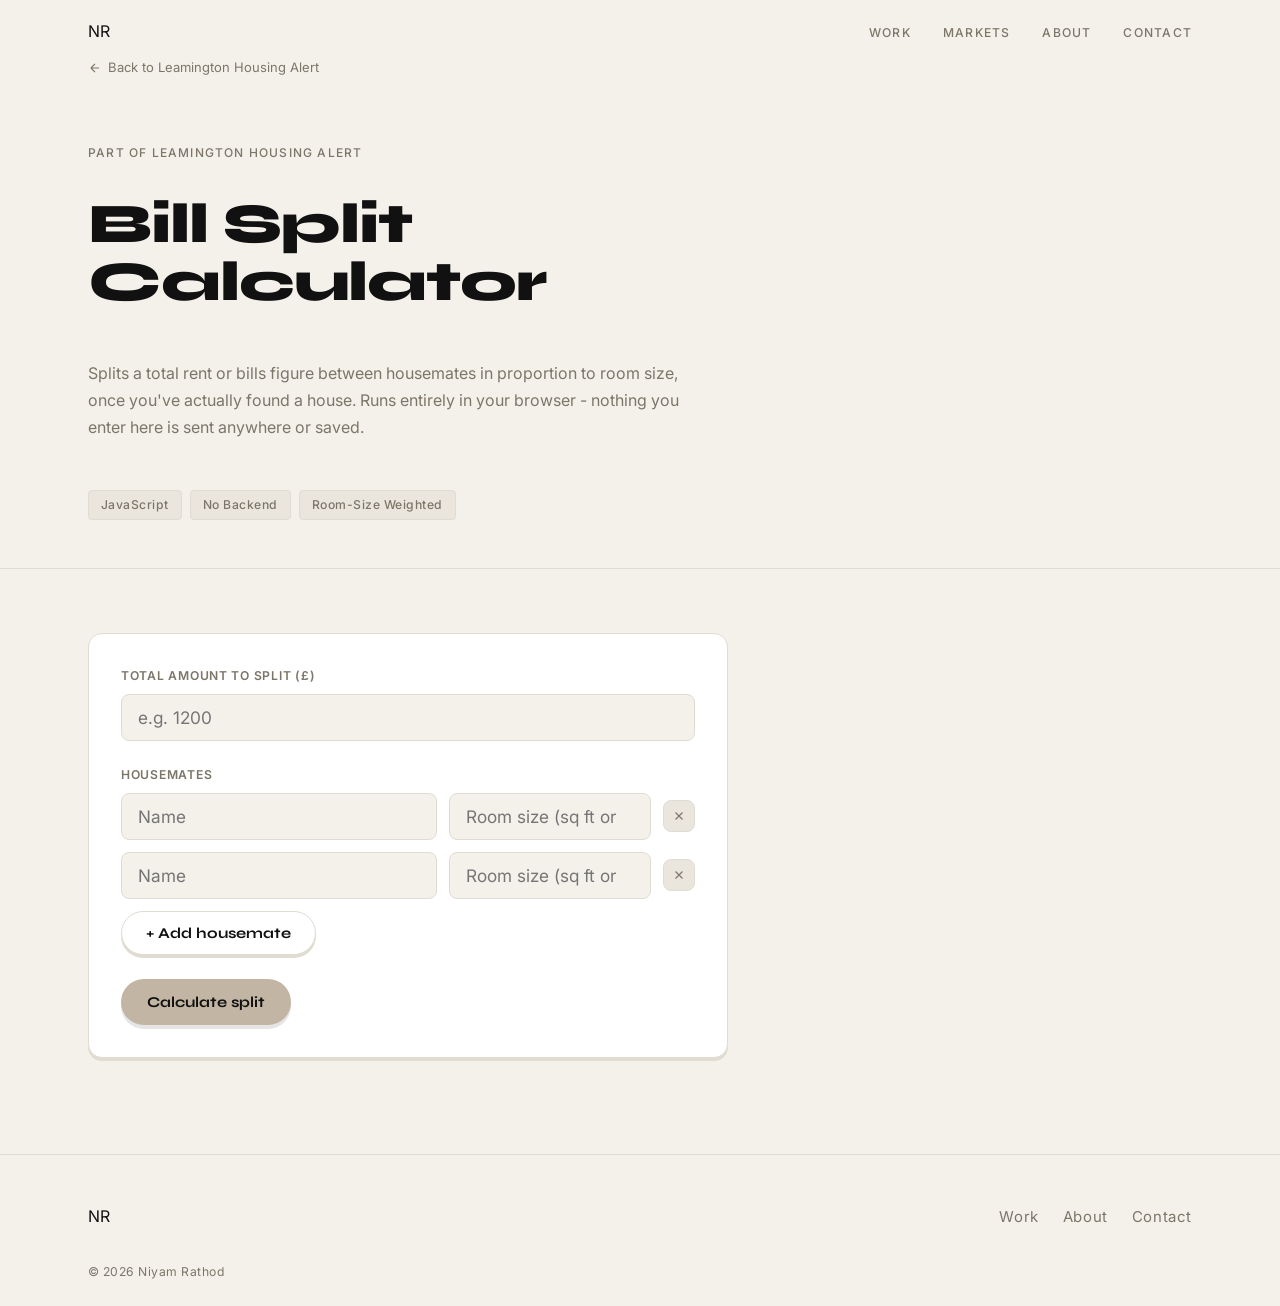
<file: leamington-billsplit.html>
<!DOCTYPE html>
<html lang="en">
<head>
  <meta charset="UTF-8" />
  <meta name="viewport" content="width=device-width, initial-scale=1.0" />
  <meta name="description" content="Bill Split Calculator: splits rent or bills between housemates in proportion to room size. Runs entirely in the browser. By Niyam Rathod." />
  <title>Bill Split Calculator | Niyam Rathod</title>
  <link rel="icon" type="image/svg+xml" href="favicon.svg" />

  <link rel="preconnect" href="https://fonts.googleapis.com" />
  <link rel="preconnect" href="https://fonts.gstatic.com" crossorigin />
  <link href="https://fonts.googleapis.com/css2?family=Syne:wght@700;800&family=Inter:wght@400;500&display=swap" rel="stylesheet" />
  <link rel="stylesheet" href="css/style.css" />

  <style>
    /* ── Project-hero shell (matches the other project pages) ── */
    .project-hero {
      padding: calc(var(--sp-32) * 0.35) 0 var(--sp-12);
      border-bottom: 1px solid var(--color-border);
    }
    .project-hero__back {
      display: inline-flex; align-items: center; gap: 6px;
      font-size: 0.8125rem; font-family: var(--font-body);
      color: var(--color-muted); text-decoration: none;
      margin-bottom: var(--sp-16); transition: color var(--dur-fast);
    }
    .project-hero__back:hover { color: var(--color-text); }
    .project-hero__back svg { transition: transform var(--dur-fast); }
    .project-hero__back:hover svg { transform: translateX(-3px); }
    .project-hero__label {
      font-size: 0.75rem; font-family: var(--font-body); font-weight: 500;
      letter-spacing: 0.1em; text-transform: uppercase;
      color: var(--color-muted); margin-bottom: var(--sp-8);
    }
    .project-hero__title {
      font-family: var(--font-display); font-size: clamp(2rem, 5vw, 3.5rem);
      font-weight: 800; line-height: 1.05; letter-spacing: -0.02em;
      color: var(--color-text); margin-bottom: var(--sp-12);
    }
    .project-hero__desc {
      font-size: 1rem; color: var(--color-muted); max-width: 60ch;
      line-height: 1.7; margin-bottom: var(--sp-12);
    }
    .project-hero__tags {
      display: flex; flex-wrap: wrap; gap: 8px;
      list-style: none; padding: 0; margin: 0;
    }

    /* ── Calculator ───────────────────────────────────────── */
    .calc-section { padding: var(--sp-16) 0 var(--sp-24); }
    .calc-card {
      background: var(--color-surface);
      border: 1px solid var(--color-border);
      border-radius: 14px;
      box-shadow: 0 3px 0 var(--color-border);
      padding: var(--sp-8);
      max-width: 640px;
    }
    .calc-field { margin-bottom: var(--sp-6); }
    .calc-field label {
      display: block;
      font-size: var(--text-xs);
      font-weight: 600;
      letter-spacing: 0.06em;
      text-transform: uppercase;
      color: var(--color-muted);
      margin-bottom: var(--sp-2);
    }
    .calc-field input {
      width: 100%;
      font-family: var(--font-body);
      font-size: var(--text-base);
      color: var(--color-text);
      background: var(--color-bg);
      border: 1px solid var(--color-border);
      border-radius: 8px;
      padding: var(--sp-3) var(--sp-4);
    }
    .calc-field input:focus {
      outline: none;
      border-color: var(--color-accent);
      box-shadow: 0 0 0 3px rgba(198, 255, 0, 0.35);
    }

    .housemate-row {
      display: flex;
      gap: var(--sp-3);
      align-items: center;
      margin-bottom: var(--sp-3);
    }
    .housemate-row input[name="name"] { flex: 1 1 55%; }
    .housemate-row input[name="size"] { flex: 1 1 35%; }
    .housemate-row__remove {
      flex: 0 0 auto;
      width: 32px; height: 32px;
      display: inline-flex; align-items: center; justify-content: center;
      background: var(--color-faint);
      border: 1px solid var(--color-border);
      border-radius: 8px;
      color: var(--color-muted);
      cursor: pointer;
      transition: color var(--dur-fast), border-color var(--dur-fast);
    }
    .housemate-row__remove:hover { color: var(--color-text); border-color: var(--color-text); }

    .calc-actions {
      display: flex;
      flex-wrap: wrap;
      gap: var(--sp-3);
      margin-top: var(--sp-6);
    }
    .btn-secondary {
      font-family: var(--font-display);
      font-size: var(--text-sm);
      font-weight: 700;
      color: var(--color-text);
      background: var(--color-surface);
      border: 1px solid var(--color-border);
      border-radius: 100px;
      padding: var(--sp-3) var(--sp-6);
      cursor: pointer;
      box-shadow: 0 3px 0 var(--color-border);
      transition: transform 0.14s ease, box-shadow 0.14s ease, border-color var(--dur-fast);
    }
    .btn-secondary:hover { transform: translateY(3px); box-shadow: none; border-color: rgba(17,17,17,0.3); }
    .btn-primary {
      font-family: var(--font-display);
      font-size: var(--text-sm);
      font-weight: 700;
      color: var(--color-text);
      background: #C2B5A3;
      border: 2px solid #C2B5A3;
      border-radius: 100px;
      padding: var(--sp-3) var(--sp-6);
      cursor: pointer;
      box-shadow: 0 4px 0 rgba(0,0,0,0.1);
      transition: transform 0.14s ease, box-shadow 0.14s ease, background var(--dur-fast), border-color var(--dur-fast);
    }
    .btn-primary:hover { transform: translateY(3px); box-shadow: none; background: #B5A898; border-color: #B5A898; }

    .calc-error {
      font-size: var(--text-sm);
      color: #B3261E;
      margin-top: var(--sp-4);
    }

    .results {
      margin-top: var(--sp-12);
      padding-top: var(--sp-8);
      border-top: 1px solid var(--color-border);
    }
    .results__row {
      display: flex;
      justify-content: space-between;
      font-size: var(--text-base);
      padding: var(--sp-2) 0;
    }
    .results__row--total {
      margin-top: var(--sp-3);
      padding-top: var(--sp-3);
      border-top: 1px solid var(--color-border);
      font-family: var(--font-display);
      font-weight: 700;
    }
    .results__name { color: var(--color-text); }
    .results__amount { color: var(--color-text); font-variant-numeric: tabular-nums; }
  </style>
</head>
<body>

  <nav class="nav" role="navigation" aria-label="Main navigation">
    <div class="nav__inner container">
      <a href="index.html" class="nav__logo">NR</a>
      <ul class="nav__links" role="list">
        <li><a href="index.html#work"    class="nav__link">Work</a></li>
        <li><a href="index.html#views"   class="nav__link">Markets</a></li>
        <li><a href="index.html#about"   class="nav__link">About</a></li>
        <li><a href="index.html#contact" class="nav__link">Contact</a></li>
      </ul>
    </div>
  </nav>

  <main>

    <!-- ── Page hero ──────────────────────────────────────── -->
    <section class="project-hero">
      <div class="container">
        <a href="leamington-housing-alert.html" class="project-hero__back">
          <svg width="14" height="14" viewBox="0 0 24 24" fill="none"
               stroke="currentColor" stroke-width="2" aria-hidden="true">
            <path d="M19 12H5M5 12l7 7M5 12l7-7"/>
          </svg>
          Back to Leamington Housing Alert
        </a>
        <p class="project-hero__label">Part of Leamington Housing Alert</p>
        <h1 class="project-hero__title">Bill Split<br>Calculator</h1>
        <p class="project-hero__desc">
          Splits a total rent or bills figure between housemates in proportion to room size, once
          you've actually found a house. Runs entirely in your browser - nothing you enter here is
          sent anywhere or saved.
        </p>
        <ul class="project-hero__tags" role="list">
          <li class="tag">JavaScript</li>
          <li class="tag">No Backend</li>
          <li class="tag">Room-Size Weighted</li>
        </ul>
      </div>
    </section>

    <!-- ── Calculator ─────────────────────────────────────── -->
    <section class="calc-section">
      <div class="container">
        <div class="calc-card">

          <div class="calc-field">
            <label for="total-amount">Total amount to split (£)</label>
            <input type="number" id="total-amount" min="0.01" step="0.01" placeholder="e.g. 1200" />
          </div>

          <div class="calc-field">
            <label>Housemates</label>
            <div id="housemate-rows"></div>
            <button type="button" class="btn-secondary" id="add-row">+ Add housemate</button>
          </div>

          <div class="calc-actions">
            <button type="button" class="btn-primary" id="calculate">Calculate split</button>
          </div>

          <p class="calc-error" id="calc-error" hidden></p>

          <div class="results" id="results" hidden></div>
        </div>
      </div>
    </section>

  </main>

  <footer class="footer" role="contentinfo">
    <div class="container">
      <div class="footer__top">
        <span class="footer__logo">NR</span>
        <nav aria-label="Footer navigation">
          <ul class="footer__links" role="list">
            <li><a href="index.html#work">Work</a></li>
            <li><a href="index.html#about">About</a></li>
            <li><a href="index.html#contact">Contact</a></li>
          </ul>
        </nav>
      </div>
      <p class="footer__copy">&copy; 2026 Niyam Rathod</p>
    </div>
  </footer>

  <!-- Cloudflare Web Analytics --><script type='module' src='https://static.cloudflareinsights.com/beacon.min.js' data-cf-beacon='{"token": "3ab50156fbf24407a68e6e4bcb0653e7"}'></script><!-- End Cloudflare Web Analytics -->

  <script src="js/main.js"></script>
  <script>
    // Bill-split calculator logic. Deliberately mirrors billsplit.py's
    // maths so the browser tool and the terminal script always agree:
    // every share is rounded to the nearest penny except the last
    // person's, who absorbs whatever rounding remainder is left over
    // so the shares always add back up to exactly the total entered.

    const rowsContainer = document.getElementById('housemate-rows');
    const removeIconSvg = `
      <svg width="14" height="14" viewBox="0 0 24 24" fill="none" stroke="currentColor" stroke-width="2" aria-hidden="true">
        <path d="M18 6L6 18M6 6l12 12"/>
      </svg>`;

    function addHousemateRow(name = '', size = '') {
      const row = document.createElement('div');
      row.className = 'housemate-row';
      row.innerHTML = `
        <input type="text" name="name" placeholder="Name" value="${name}" />
        <input type="number" name="size" placeholder="Room size (sq ft or ranking)" min="0.01" step="0.01" value="${size}" />
        <button type="button" class="housemate-row__remove" aria-label="Remove housemate">${removeIconSvg}</button>
      `;
      row.querySelector('.housemate-row__remove').addEventListener('click', () => {
        row.remove();
      });
      rowsContainer.appendChild(row);
    }

    // Start with two empty rows - the minimum needed for a split.
    addHousemateRow();
    addHousemateRow();

    document.getElementById('add-row').addEventListener('click', () => addHousemateRow());

    function showError(message) {
      const errorEl = document.getElementById('calc-error');
      errorEl.textContent = message;
      errorEl.hidden = false;
      document.getElementById('results').hidden = true;
    }

    function splitByRoomSize(total, housemates) {
      const totalRoomSize = housemates.reduce((sum, h) => sum + h.size, 0);
      const shares = [];
      let runningTotal = 0;

      for (let i = 0; i < housemates.length - 1; i++) {
        const share = Math.round((total * housemates[i].size / totalRoomSize) * 100) / 100;
        shares.push({ name: housemates[i].name, share });
        runningTotal += share;
      }

      const last = housemates[housemates.length - 1];
      shares.push({ name: last.name, share: Math.round((total - runningTotal) * 100) / 100 });

      return shares;
    }

    document.getElementById('calculate').addEventListener('click', () => {
      const errorEl = document.getElementById('calc-error');
      errorEl.hidden = true;

      const total = parseFloat(document.getElementById('total-amount').value);
      if (!total || total <= 0) {
        showError('Enter a total amount greater than 0.');
        return;
      }

      const housemates = [];
      for (const row of rowsContainer.querySelectorAll('.housemate-row')) {
        const name = row.querySelector('[name="name"]').value.trim();
        const size = parseFloat(row.querySelector('[name="size"]').value);
        if (!name || !size || size <= 0) continue; // skip incomplete rows
        housemates.push({ name, size });
      }

      if (housemates.length < 2) {
        showError('Enter at least 2 housemates with a name and room size.');
        return;
      }

      const shares = splitByRoomSize(total, housemates);
      const resultsEl = document.getElementById('results');
      const sum = shares.reduce((s, entry) => s + entry.share, 0);

      resultsEl.innerHTML =
        shares.map(entry => `
          <div class="results__row">
            <span class="results__name">${entry.name}</span>
            <span class="results__amount">£${entry.share.toFixed(2)}</span>
          </div>
        `).join('') +
        `<div class="results__row results__row--total">
          <span>Total</span>
          <span>£${sum.toFixed(2)}</span>
        </div>`;
      resultsEl.hidden = false;
    });
  </script>
</body>
</html>
</file>
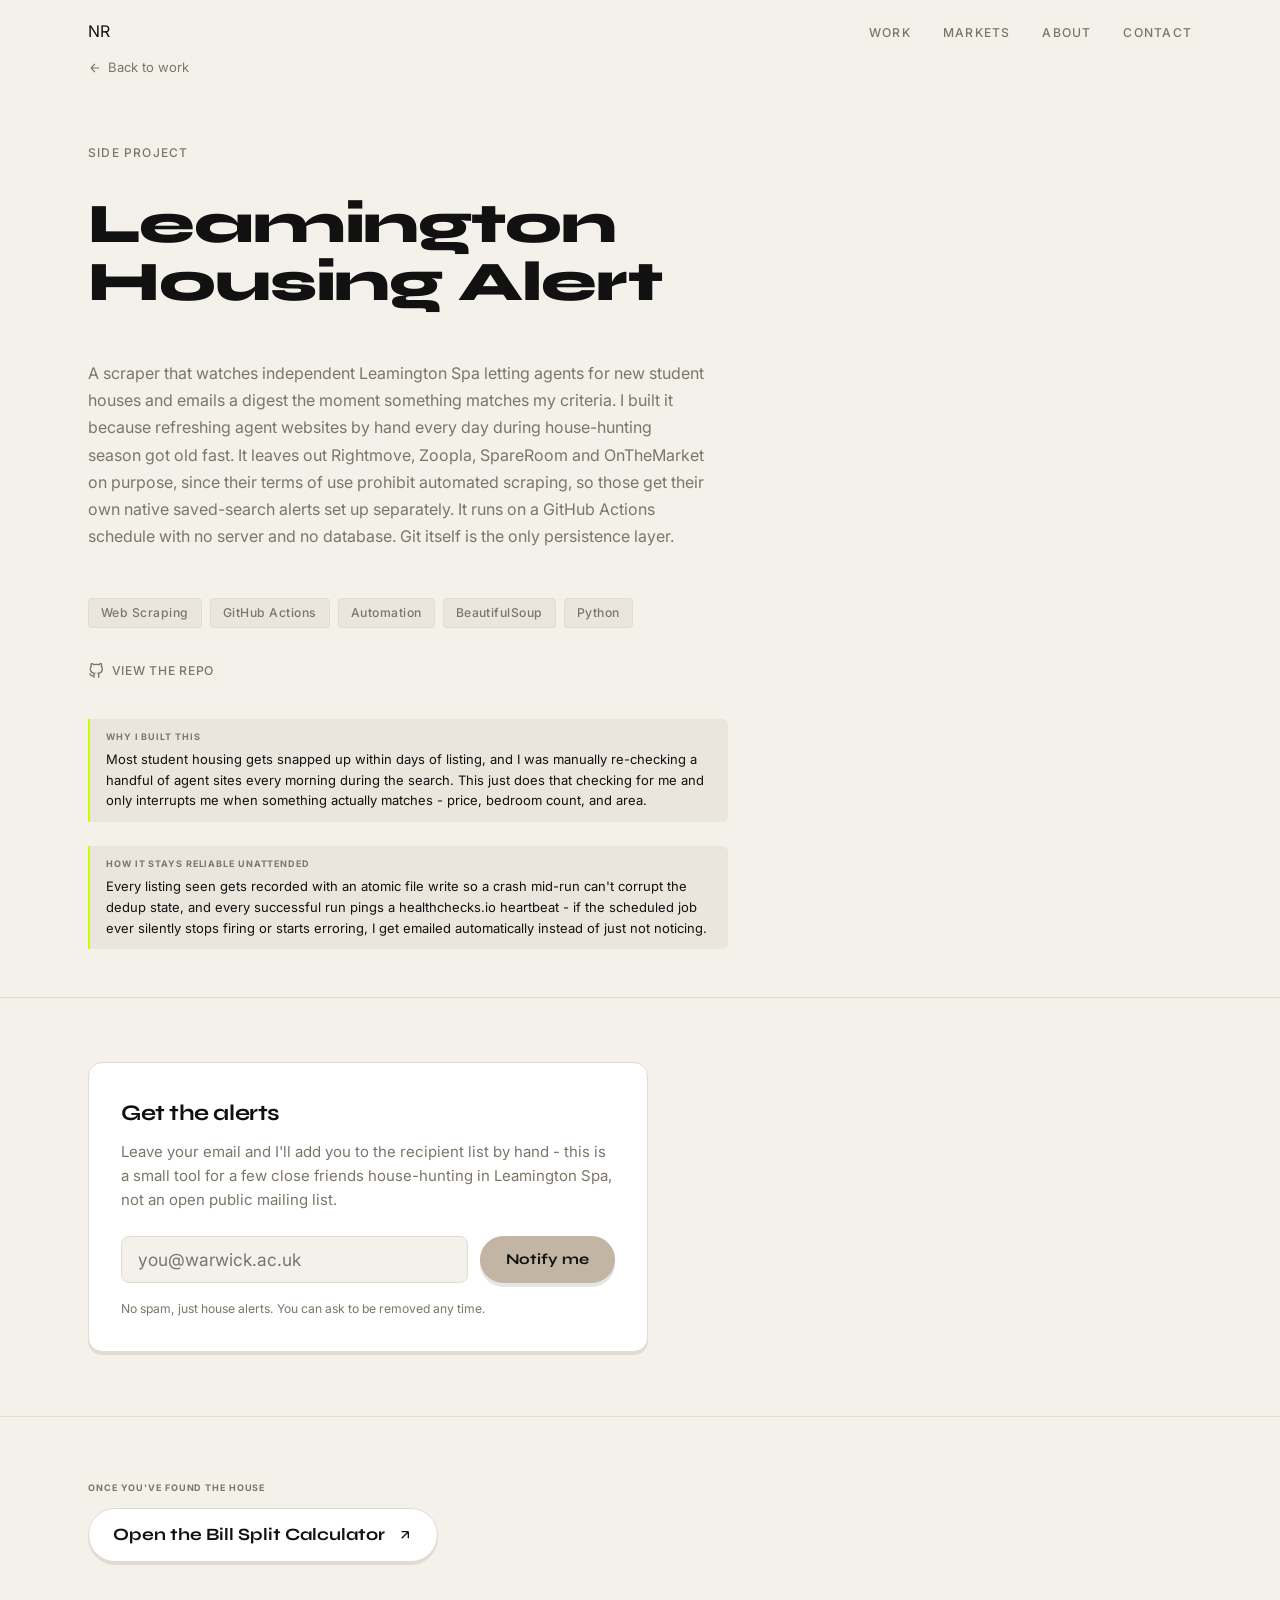
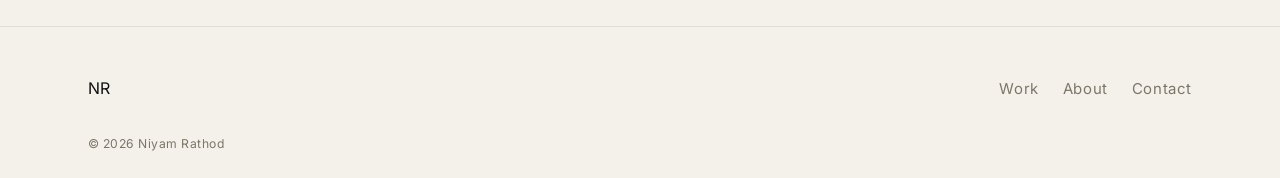
<file: leamington-housing-alert.html>
<!DOCTYPE html>
<html lang="en">
<head>
  <meta charset="UTF-8" />
  <meta name="viewport" content="width=device-width, initial-scale=1.0" />
  <meta name="description" content="Leamington Housing Alert: a scraper that watches independent Leamington Spa letting agents for new student houses and emails a digest the moment something matches. By Niyam Rathod." />
  <title>Leamington Housing Alert | Niyam Rathod</title>
  <link rel="icon" type="image/svg+xml" href="favicon.svg" />

  <link rel="preconnect" href="https://fonts.googleapis.com" />
  <link rel="preconnect" href="https://fonts.gstatic.com" crossorigin />
  <link href="https://fonts.googleapis.com/css2?family=Syne:wght@700;800&family=Inter:wght@400;500&display=swap" rel="stylesheet" />
  <link rel="stylesheet" href="css/style.css" />

  <style>
    /* ── Project-hero shell (matches the other project pages) ── */
    .project-hero {
      padding: calc(var(--sp-32) * 0.35) 0 var(--sp-12);
      border-bottom: 1px solid var(--color-border);
    }
    .project-hero__back {
      display: inline-flex; align-items: center; gap: 6px;
      font-size: 0.8125rem; font-family: var(--font-body);
      color: var(--color-muted); text-decoration: none;
      margin-bottom: var(--sp-16); transition: color var(--dur-fast);
    }
    .project-hero__back:hover { color: var(--color-text); }
    .project-hero__back svg { transition: transform var(--dur-fast); }
    .project-hero__back:hover svg { transform: translateX(-3px); }
    .project-hero__label {
      font-size: 0.75rem; font-family: var(--font-body); font-weight: 500;
      letter-spacing: 0.1em; text-transform: uppercase;
      color: var(--color-muted); margin-bottom: var(--sp-8);
    }
    .project-hero__title {
      font-family: var(--font-display); font-size: clamp(2rem, 5vw, 3.5rem);
      font-weight: 800; line-height: 1.05; letter-spacing: -0.02em;
      color: var(--color-text); margin-bottom: var(--sp-12);
    }
    .project-hero__desc {
      font-size: 1rem; color: var(--color-muted); max-width: 62ch;
      line-height: 1.7; margin-bottom: var(--sp-12);
    }
    .project-hero__tags {
      display: flex; flex-wrap: wrap; gap: 8px;
      list-style: none; padding: 0; margin: 0 0 var(--sp-8);
    }

    /* ── Signup + billsplit sections ─────────────────────── */
    .alert-section {
      padding: var(--sp-16) 0;
      border-bottom: 1px solid var(--color-border);
    }
    .alert-card {
      background: var(--color-surface);
      border: 1px solid var(--color-border);
      border-radius: 14px;
      box-shadow: 0 3px 0 var(--color-border);
      padding: var(--sp-8) var(--sp-8) var(--sp-8);
      max-width: 560px;
    }
    .alert-card__title {
      font-family: var(--font-display);
      font-size: var(--text-lg);
      font-weight: 700;
      letter-spacing: -0.02em;
      margin-bottom: var(--sp-2);
    }
    .alert-card__desc {
      font-size: var(--text-sm);
      color: var(--color-muted);
      line-height: 1.6;
      margin-bottom: var(--sp-6);
    }
    .alert-form {
      display: flex;
      flex-wrap: wrap;
      gap: var(--sp-3);
    }
    .alert-form input[type="email"] {
      flex: 1 1 240px;
      font-family: var(--font-body);
      font-size: var(--text-base);
      color: var(--color-text);
      background: var(--color-bg);
      border: 1px solid var(--color-border);
      border-radius: 8px;
      padding: var(--sp-3) var(--sp-4);
    }
    .alert-form input[type="email"]:focus {
      outline: none;
      border-color: var(--color-accent);
      box-shadow: 0 0 0 3px rgba(198, 255, 0, 0.35);
    }
    .alert-form__submit {
      font-family: var(--font-display);
      font-size: var(--text-sm);
      font-weight: 700;
      color: var(--color-text);
      background: #C2B5A3;
      border: 2px solid #C2B5A3;
      border-radius: 100px;
      padding: var(--sp-3) var(--sp-6);
      cursor: pointer;
      box-shadow: 0 4px 0 rgba(0,0,0,0.1);
      transition: transform 0.14s ease, box-shadow 0.14s ease, background var(--dur-fast), border-color var(--dur-fast);
    }
    .alert-form__submit:hover {
      transform: translateY(3px);
      box-shadow: none;
      background: #B5A898;
      border-color: #B5A898;
    }
    .alert-card__note {
      font-size: var(--text-xs);
      color: var(--color-muted);
      margin-top: var(--sp-4);
    }

    .billsplit-cta {
      display: inline-flex;
      align-items: center;
      gap: var(--sp-3);
      font-family: var(--font-display);
      font-size: var(--text-base);
      font-weight: 700;
      color: var(--color-text);
      background: var(--color-surface);
      border: 1px solid var(--color-border);
      border-radius: 100px;
      padding: var(--sp-3) var(--sp-6);
      box-shadow: 0 3px 0 var(--color-border);
      transition: transform 0.14s ease, box-shadow 0.14s ease, border-color var(--dur-fast);
    }
    .billsplit-cta:hover {
      transform: translateY(3px);
      box-shadow: none;
      border-color: rgba(17,17,17,0.3);
    }
    .billsplit-cta svg { flex-shrink: 0; transition: transform var(--dur-fast) var(--ease-expo); }
    .billsplit-cta:hover svg { transform: translate(3px, -3px); }
  </style>
</head>
<body>

  <nav class="nav" role="navigation" aria-label="Main navigation">
    <div class="nav__inner container">
      <a href="index.html" class="nav__logo">NR</a>
      <ul class="nav__links" role="list">
        <li><a href="index.html#work"    class="nav__link">Work</a></li>
        <li><a href="index.html#views"   class="nav__link">Markets</a></li>
        <li><a href="index.html#about"   class="nav__link">About</a></li>
        <li><a href="index.html#contact" class="nav__link">Contact</a></li>
      </ul>
    </div>
  </nav>

  <main>

    <!-- ── Page hero ──────────────────────────────────────── -->
    <section class="project-hero">
      <div class="container">
        <a href="index.html#work" class="project-hero__back">
          <svg width="14" height="14" viewBox="0 0 24 24" fill="none"
               stroke="currentColor" stroke-width="2" aria-hidden="true">
            <path d="M19 12H5M5 12l7 7M5 12l7-7"/>
          </svg>
          Back to work
        </a>
        <p class="project-hero__label">Side Project</p>
        <h1 class="project-hero__title">Leamington<br>Housing Alert</h1>
        <p class="project-hero__desc">
          A scraper that watches independent Leamington Spa letting agents for new student houses
          and emails a digest the moment something matches my criteria. I built it because refreshing
          agent websites by hand every day during house-hunting season got old fast. It leaves out
          Rightmove, Zoopla, SpareRoom and OnTheMarket on purpose, since their terms of use prohibit
          automated scraping, so those get their own native saved-search alerts set up separately.
          It runs on a GitHub Actions schedule with no server and no database. Git itself is the
          only persistence layer.
        </p>
        <ul class="project-hero__tags" role="list">
          <li class="tag">Web Scraping</li>
          <li class="tag">GitHub Actions</li>
          <li class="tag">Automation</li>
          <li class="tag">BeautifulSoup</li>
          <li class="tag">Python</li>
        </ul>
        <a href="https://github.com/niyamrathod/leamington-housing-alert" class="project-card__link"
           target="_blank" rel="noopener" style="display:inline-flex;">
          <svg width="16" height="16" viewBox="0 0 24 24" fill="none" stroke="currentColor" stroke-width="2" aria-hidden="true">
            <path d="M9 19c-5 1.5-5-2.5-7-3m14 6v-3.87a3.37 3.37 0 0 0-.94-2.61c3.14-.35 6.44-1.54 6.44-7A5.44 5.44 0 0 0 20 4.77 5.07 5.07 0 0 0 19.91 1S18.73.65 16 2.48a13.38 13.38 0 0 0-7 0C6.27.65 5.09 1 5.09 1A5.07 5.07 0 0 0 5 4.77a5.44 5.44 0 0 0-1.5 3.78c0 5.42 3.3 6.61 6.44 7A3.37 3.37 0 0 0 9 18.13V22"/>
          </svg>
          <span>&nbsp;View the repo</span>
        </a>

        <div class="project-insight" style="max-width:640px;margin-top:var(--sp-8);">
          <span class="project-insight__label">Why I built this</span>
          <p class="project-insight__text">Most student housing gets snapped up within days of listing, and I was manually re-checking a handful of agent sites every morning during the search. This just does that checking for me and only interrupts me when something actually matches - price, bedroom count, and area.</p>
        </div>
        <div class="project-insight" style="max-width:640px;margin-top:var(--sp-6);">
          <span class="project-insight__label">How it stays reliable unattended</span>
          <p class="project-insight__text">Every listing seen gets recorded with an atomic file write so a crash mid-run can't corrupt the dedup state, and every successful run pings a healthchecks.io heartbeat - if the scheduled job ever silently stops firing or starts erroring, I get emailed automatically instead of just not noticing.</p>
        </div>
      </div>
    </section>

    <!-- ── Get alerts ─────────────────────────────────────── -->
    <section class="alert-section">
      <div class="container">
        <div class="alert-card">
          <p class="alert-card__title">Get the alerts</p>
          <p class="alert-card__desc">
            Leave your email and I'll add you to the recipient list by hand -
            this is a small tool for a few close friends house-hunting in
            Leamington Spa, not an open public mailing list.
          </p>
          <form class="alert-form" action="https://formspree.io/f/xvkojlno" method="POST">
            <input type="email" name="email" placeholder="you@warwick.ac.uk" required />
            <!-- Honeypot field: real visitors never fill this in, so a
                 non-empty value here almost always means a spam bot. -->
            <input type="text" name="_gotcha" style="display:none" tabindex="-1" autocomplete="off" />
            <input type="hidden" name="_subject" value="New Leamington Housing Alert signup" />
            <button type="submit" class="alert-form__submit">Notify me</button>
          </form>
          <p class="alert-card__note">No spam, just house alerts. You can ask to be removed any time.</p>
        </div>
      </div>
    </section>

    <!-- ── Bill split ─────────────────────────────────────── -->
    <section class="alert-section" style="border-bottom:none;">
      <div class="container">
        <p class="project-insight__label" style="margin-bottom:var(--sp-3);">Once you've found the house</p>
        <a href="leamington-billsplit.html" class="billsplit-cta">
          Open the Bill Split Calculator
          <svg width="16" height="16" viewBox="0 0 24 24" fill="none" stroke="currentColor" stroke-width="2" aria-hidden="true">
            <path d="M7 17L17 7M17 7H7M17 7v10"/>
          </svg>
        </a>
      </div>
    </section>

  </main>

  <footer class="footer" role="contentinfo">
    <div class="container">
      <div class="footer__top">
        <span class="footer__logo">NR</span>
        <nav aria-label="Footer navigation">
          <ul class="footer__links" role="list">
            <li><a href="index.html#work">Work</a></li>
            <li><a href="index.html#about">About</a></li>
            <li><a href="index.html#contact">Contact</a></li>
          </ul>
        </nav>
      </div>
      <p class="footer__copy">&copy; 2026 Niyam Rathod</p>
    </div>
  </footer>

  <!-- Cloudflare Web Analytics --><script type='module' src='https://static.cloudflareinsights.com/beacon.min.js' data-cf-beacon='{"token": "3ab50156fbf24407a68e6e4bcb0653e7"}'></script><!-- End Cloudflare Web Analytics -->

  <script src="js/main.js"></script>
</body>
</html>
</file>
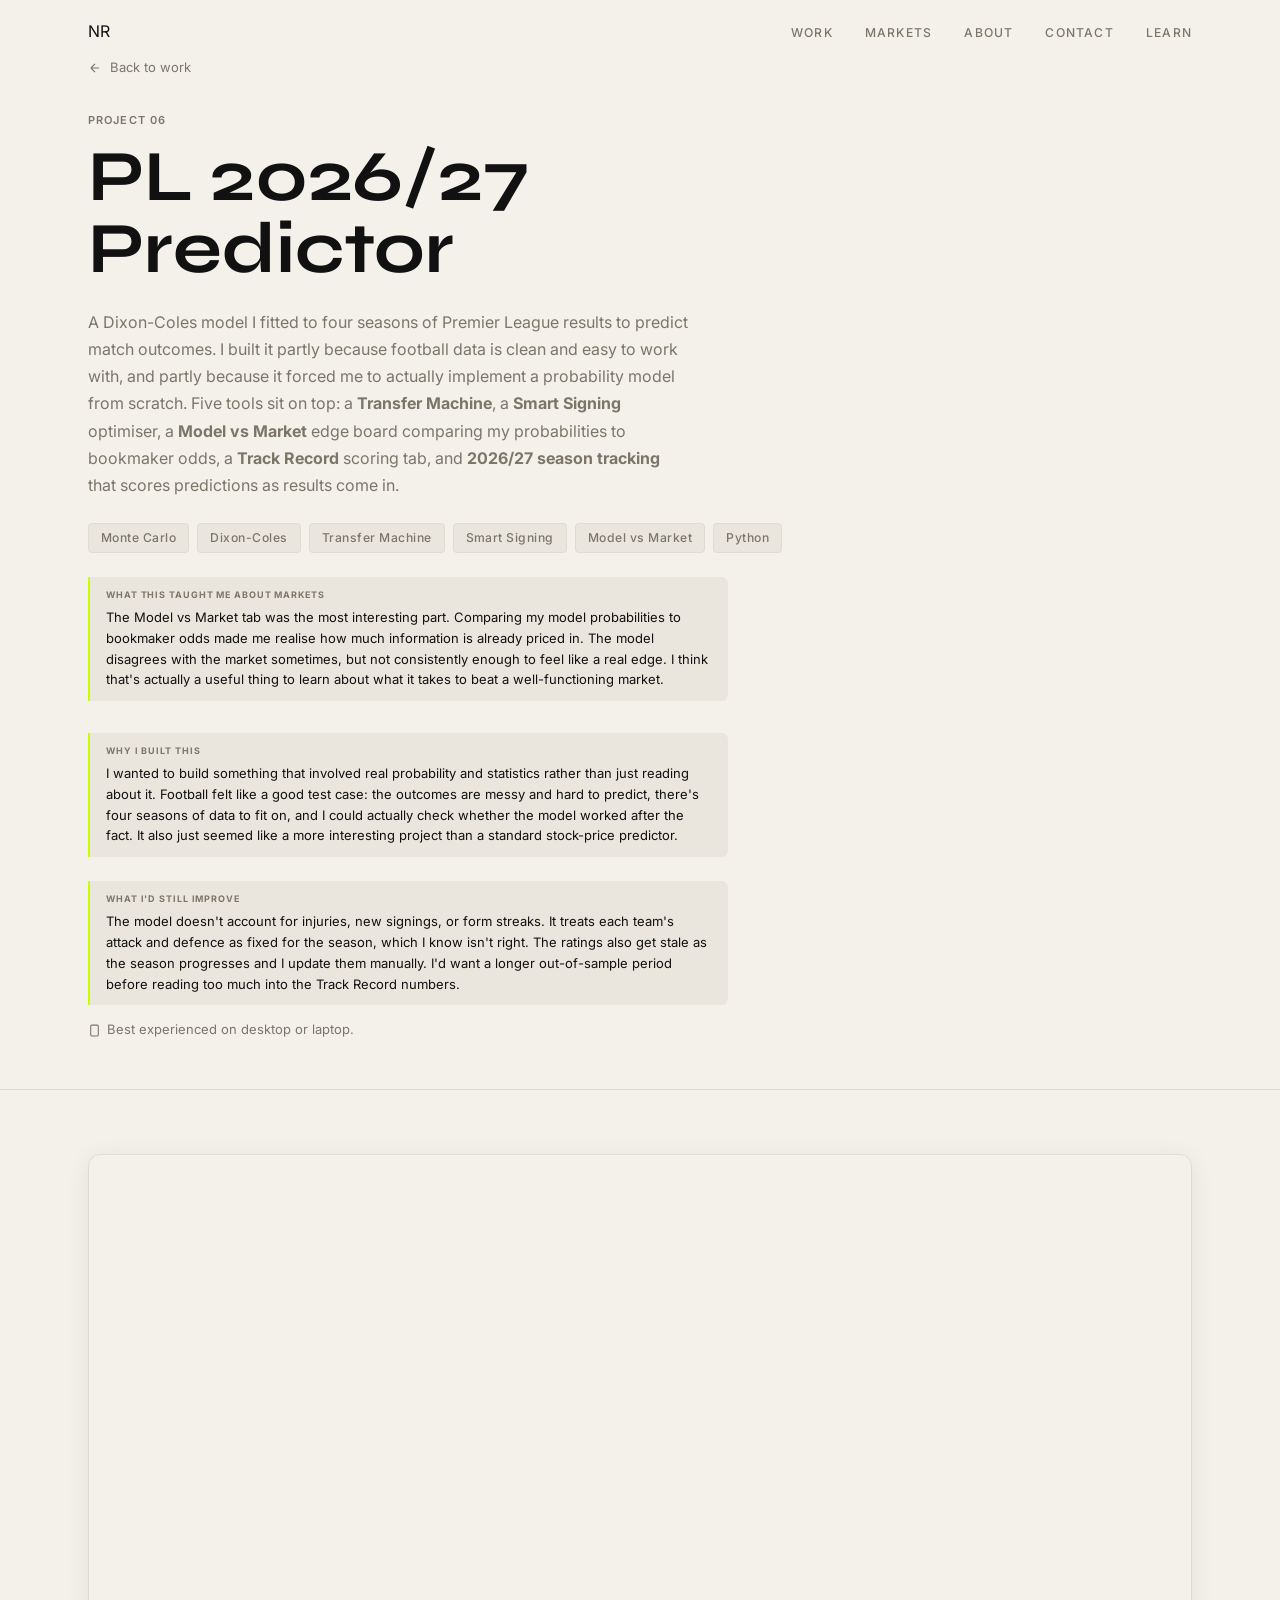
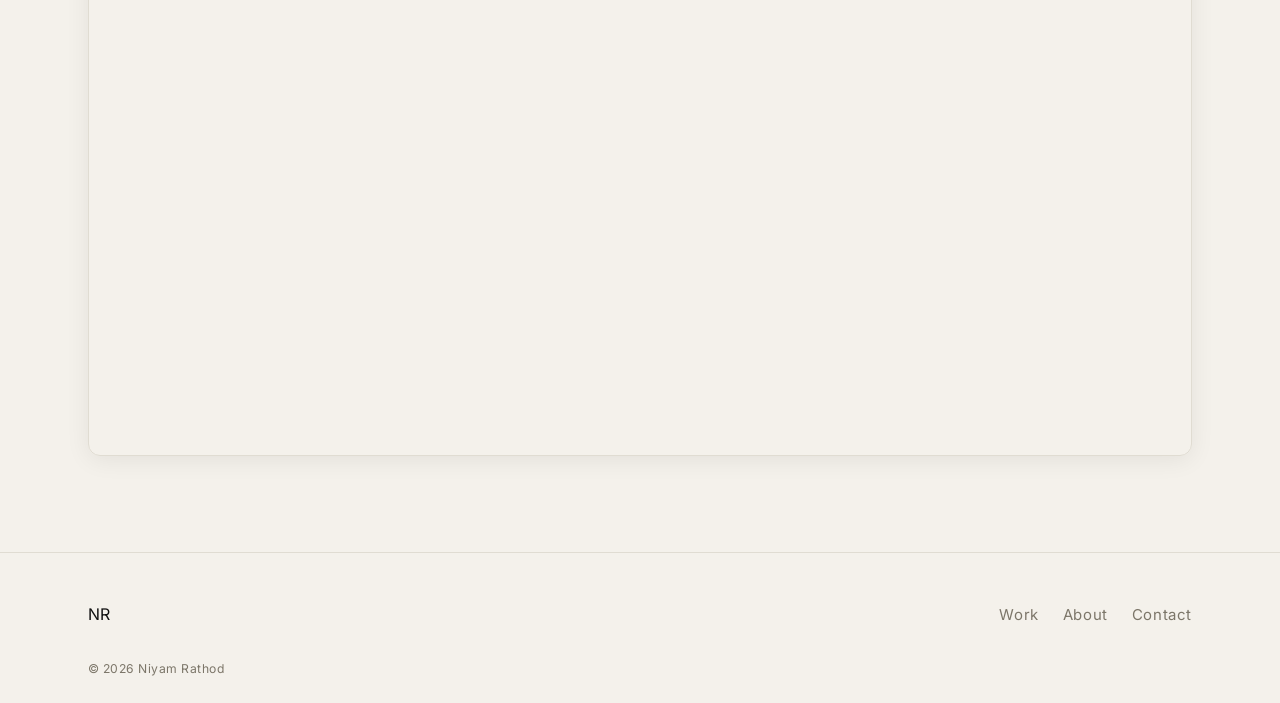
<file: pl-predictor.html>
<!DOCTYPE html>
<html lang="en">
<head>
  <meta charset="UTF-8" />
  <meta name="viewport" content="width=device-width, initial-scale=1.0" />
  <meta name="description" content="Premier League 2026/27 Predictor — a Dixon-Coles model fitted to four seasons of data, driving a Monte Carlo season simulation and edge-finding tools. Built by Niyam Rathod." />
  <title>PL 2026/27 Predictor — Niyam Rathod</title>
  <link rel="icon" type="image/svg+xml" href="favicon.svg" />

  <link rel="preconnect" href="https://fonts.googleapis.com" />
  <link rel="preconnect" href="https://fonts.gstatic.com" crossorigin />
  <link href="https://fonts.googleapis.com/css2?family=Syne:wght@700;800&family=Inter:wght@400;500&display=swap" rel="stylesheet" />

  <link rel="stylesheet" href="css/style.css" />
  <style>
    .project-hero {
      padding: calc(var(--sp-32) * 0.35) 0 var(--sp-12);
      border-bottom: 1px solid var(--color-border);
    }
    .project-hero__back {
      display: inline-flex; align-items: center; gap: var(--sp-2);
      font-size: 0.8125rem; color: var(--color-muted); text-decoration: none;
      margin-bottom: var(--sp-8);
      transition: color var(--dur-fast);
    }
    .project-hero__back:hover { color: var(--color-text); }
    .project-hero__label {
      font-size: 0.6875rem; font-weight: 600; letter-spacing: 0.1em;
      text-transform: uppercase; color: var(--color-muted); margin-bottom: var(--sp-3);
    }
    .project-hero__title {
      font-family: var(--font-display); font-size: clamp(2.5rem, 6vw, 4.5rem);
      line-height: 1; margin-bottom: var(--sp-6);
    }
    .project-hero__desc {
      max-width: 600px; font-size: 1rem; line-height: 1.7;
      color: var(--color-muted); margin-bottom: var(--sp-6);
    }
    .project-hero__tags {
      display: flex; flex-wrap: wrap; gap: var(--sp-2); list-style: none;
      padding: 0; margin: 0 0 var(--sp-6);
    }
    .simulator-section { padding: var(--sp-16) 0 var(--sp-24); }
    .simulator-wrapper {
      width: 100%; border-radius: 12px; overflow: hidden;
      border: 1px solid var(--color-border);
      box-shadow: 0 4px 24px rgba(0,0,0,0.07);
    }
    .simulator-wrapper iframe {
      width: 100%; height: 900px; border: none; display: block;
    }
  </style>
</head>
<body>

  <nav class="nav" role="navigation" aria-label="Main navigation">
    <div class="nav__inner container">
      <a href="index.html" class="nav__logo">NR</a>
      <ul class="nav__links" role="list">
        <li><a href="index.html#work"    class="nav__link">Work</a></li>
        <li><a href="index.html#markets" class="nav__link">Markets</a></li>
        <li><a href="index.html#about"   class="nav__link">About</a></li>
        <li><a href="index.html#contact" class="nav__link">Contact</a></li>
        <li><a href="learn.html" class="nav__link">Learn</a></li>
      </ul>
    </div>
  </nav>

  <main>

    <!-- ── Page hero ──────────────────────────────────────── -->
    <section class="project-hero">
      <div class="container">
        <a href="index.html#work" class="project-hero__back">
          <svg width="14" height="14" viewBox="0 0 24 24" fill="none"
               stroke="currentColor" stroke-width="2" aria-hidden="true">
            <path d="M19 12H5M5 12l7 7M5 12l7-7"/>
          </svg>
          Back to work
        </a>
        <p class="project-hero__label">Project 06</p>
        <h1 class="project-hero__title">PL 2026/27<br>Predictor</h1>
        <p class="project-hero__desc">
          A Dixon-Coles model I fitted to four seasons of Premier League results to predict match
          outcomes. I built it partly because football data is clean and easy to work with, and
          partly because it forced me to actually implement a probability model from scratch. Five
          tools sit on top: a <strong>Transfer Machine</strong>, a <strong>Smart Signing</strong>
          optimiser, a <strong>Model vs Market</strong> edge board comparing my probabilities to
          bookmaker odds, a <strong>Track Record</strong> scoring tab, and
          <strong>2026/27 season tracking</strong> that scores predictions as results come in.
        </p>
        <ul class="project-hero__tags" role="list">
          <li class="tag">Monte Carlo</li>
          <li class="tag">Dixon-Coles</li>
          <li class="tag">Transfer Machine</li>
          <li class="tag">Smart Signing</li>
          <li class="tag">Model vs Market</li>
          <li class="tag">Python</li>
        </ul>
        <div class="project-insight" style="max-width:640px;">
          <span class="project-insight__label">What this taught me about markets</span>
          <p class="project-insight__text">The Model vs Market tab was the most interesting part. Comparing my model probabilities to bookmaker odds made me realise how much information is already priced in. The model disagrees with the market sometimes, but not consistently enough to feel like a real edge. I think that's actually a useful thing to learn about what it takes to beat a well-functioning market.</p>
        </div>
        <div class="project-insight" style="max-width:640px;margin-top:var(--sp-8);">
          <span class="project-insight__label">Why I built this</span>
          <p class="project-insight__text">I wanted to build something that involved real probability and statistics rather than just reading about it. Football felt like a good test case: the outcomes are messy and hard to predict, there's four seasons of data to fit on, and I could actually check whether the model worked after the fact. It also just seemed like a more interesting project than a standard stock-price predictor.</p>
        </div>
        <div class="project-insight" style="max-width:640px;margin-top:var(--sp-6);">
          <span class="project-insight__label">What I'd still improve</span>
          <p class="project-insight__text">The model doesn't account for injuries, new signings, or form streaks. It treats each team's attack and defence as fixed for the season, which I know isn't right. The ratings also get stale as the season progresses and I update them manually. I'd want a longer out-of-sample period before reading too much into the Track Record numbers.</p>
        </div>
        <p style="margin-top:14px;font-size:0.8125rem;color:var(--color-muted);display:flex;align-items:center;gap:6px;">
          <svg width="13" height="13" viewBox="0 0 24 24" fill="none" stroke="currentColor" stroke-width="2" aria-hidden="true"><rect x="5" y="2" width="14" height="20" rx="2"/><path d="M12 18h.01"/></svg>
          Best experienced on desktop or laptop.
        </p>
      </div>
    </section>

    <!-- ── Gradio embed ───────────────────────────────────── -->
    <section class="simulator-section">
      <div class="container">
        <div class="simulator-wrapper">
          <iframe
            src="https://niyamrathod-pl-predictor.hf.space"
            title="PL 2026/27 Predictor & Transfer Machine"
            allow="accelerometer; autoplay; clipboard-write; encrypted-media; gyroscope"
            loading="lazy">
          </iframe>
        </div>
      </div>
    </section>

  </main>

  <footer class="footer" role="contentinfo">
    <div class="container">
      <div class="footer__top">
        <span class="footer__logo">NR</span>
        <nav aria-label="Footer navigation">
          <ul class="footer__links" role="list">
            <li><a href="index.html#work">Work</a></li>
            <li><a href="index.html#about">About</a></li>
            <li><a href="index.html#contact">Contact</a></li>
          </ul>
        </nav>
      </div>
      <p class="footer__copy">&copy; 2026 Niyam Rathod</p>
    </div>
  </footer>

  <script src="js/main.js"></script>
</body>
</html>
</file>
<file: css/style.css>
/* ============================================================
   DESIGN SYSTEM — CSS CUSTOM PROPERTIES
   ============================================================ */
:root {
  /* Palette — light monochrome + ONE accent */
  --color-bg:       #F4F1EB;   /* warm parchment off-white    */
  --color-surface:  #FFFFFF;   /* card surface                */
  --color-border:   #E0DCD2;   /* subtle dividers             */
  --color-faint:    #EAE6DE;   /* tag backgrounds, etc.       */
  --color-text:     #111111;   /* near-black primary text     */
  --color-muted:    #7C7669;   /* secondary / meta text       */
  --color-accent:   #C6FF00;   /* ← ONE bold accent: electric lime */

  /* Typography */
  --font-display: 'Syne', system-ui, sans-serif;
  --font-body:    'Inter', system-ui, sans-serif;

  /* Fluid type scale */
  --text-xs:   clamp(0.68rem,  0.64rem + 0.15vw, 0.78rem);
  --text-sm:   clamp(0.82rem,  0.76rem + 0.22vw, 0.95rem);
  --text-base: clamp(0.95rem,  0.88rem + 0.26vw, 1.08rem);
  --text-lg:   clamp(1.1rem,   0.95rem + 0.55vw, 1.45rem);
  --text-xl:   clamp(1.4rem,   1.1rem  + 1.1vw,  2.1rem);
  --text-2xl:  clamp(2rem,     1.4rem  + 2.2vw,  3.6rem);
  --text-hero: clamp(4rem,     2.2rem  + 7.5vw, 10rem);

  /* Spacing (8-point grid) */
  --sp-1: 0.25rem;   --sp-2: 0.5rem;   --sp-3: 0.75rem;
  --sp-4: 1rem;      --sp-6: 1.5rem;   --sp-8: 2rem;
  --sp-12: 3rem;     --sp-16: 4rem;    --sp-24: 6rem;
  --sp-32: 10rem;    /* extra breathing room */

  /* Layout */
  --max-w:    1200px;
  --nav-h:    64px;
  --gutter:   clamp(1.25rem, 5vw, 3rem);

  /* Motion */
  --ease-expo: cubic-bezier(0.16, 1, 0.3, 1);
  --ease-back: cubic-bezier(0.34, 1.56, 0.64, 1);
  --dur-fast:  0.15s;
  --dur-base:  0.35s;
  --dur-slow:  0.7s;
}

/* ============================================================
   RESET
   ============================================================ */
*, *::before, *::after { box-sizing: border-box; margin: 0; padding: 0; }
html { font-size: 100%; }
body {
  font-family: var(--font-body);
  background: var(--color-bg);
  color: var(--color-text);
  line-height: 1.65;
  overflow-x: hidden;
  -webkit-font-smoothing: antialiased;
  -moz-osx-font-smoothing: grayscale;
}
a { color: inherit; text-decoration: none; }
img, svg { display: block; }
ul { list-style: none; }

.sr-only {
  position: absolute; width: 1px; height: 1px;
  padding: 0; margin: -1px; overflow: hidden;
  clip: rect(0,0,0,0); white-space: nowrap; border: 0;
}

@media (prefers-reduced-motion: reduce) {
  *, *::before, *::after {
    animation-duration: 0.01ms !important;
    animation-iteration-count: 1 !important;
    transition-duration: 0.01ms !important;
    scroll-behavior: auto !important;
  }
}

/* ============================================================
   LAYOUT
   ============================================================ */
.container {
  width: min(var(--max-w), 100%);
  margin-inline: auto;
  padding-inline: var(--gutter);
}

/* ============================================================
   CUSTOM CURSOR  (hidden on touch devices)
   ============================================================ */
.cursor {
  position: fixed;
  top: 0; left: 0;
  width: 32px; height: 32px;
  border: 1px solid rgba(17, 17, 17, 0.22);
  border-radius: 50%;
  pointer-events: none;
  z-index: 9999;
  transform: translate(-50%, -50%);
  will-change: transform;
  transition:
    width        var(--dur-base) var(--ease-expo),
    height       var(--dur-base) var(--ease-expo),
    border-color var(--dur-base) var(--ease-expo),
    background   var(--dur-base) var(--ease-expo);
}
.cursor__dot {
  position: absolute;
  inset: 50%;
  transform: translate(-50%, -50%);
  width: 4px; height: 4px;
  background: var(--color-text);
  border-radius: 50%;
}
.cursor.is-hovering {
  width: 52px; height: 52px;
  background: rgba(17, 17, 17, 0.05);
  border-color: rgba(17, 17, 17, 0.5);
}
@media (pointer: coarse) { .cursor { display: none; } }

/* ============================================================
   NAVIGATION
   ============================================================ */
.nav {
  position: fixed;
  inset: 0 0 auto 0;
  height: var(--nav-h);
  z-index: 100;
  background: transparent;
  border-bottom: 1px solid transparent;
  transition:
    background   var(--dur-base) var(--ease-expo),
    border-color var(--dur-base) var(--ease-expo);
}
.nav.scrolled {
  background: rgba(244, 241, 235, 0.92);
  backdrop-filter: blur(18px);
  -webkit-backdrop-filter: blur(18px);
  border-bottom-color: var(--color-border);
}
.nav__inner {
  display: flex;
  align-items: center;
  justify-content: space-between;
  height: 100%;
}
.nav__brand {
  font-family: var(--font-display);
  font-size: var(--text-lg);
  font-weight: 800;
  letter-spacing: -0.02em;
  color: var(--color-text);
  transition: color var(--dur-fast);
}
.nav__brand:hover { color: var(--color-muted); }

.nav__links { display: flex; gap: var(--sp-8); align-items: center; }
.nav__link {
  font-size: var(--text-xs);
  font-weight: 500;
  letter-spacing: 0.1em;
  text-transform: uppercase;
  color: var(--color-muted);
  position: relative;
  padding-bottom: 3px;
  transition: color var(--dur-fast);
}
.nav__link::after {
  content: '';
  position: absolute;
  bottom: 0; left: 0;
  width: 0; height: 1px;
  background: var(--color-text);
  transition: width var(--dur-base) var(--ease-expo);
}
.nav__link:hover { color: var(--color-text); }
.nav__link:hover::after { width: 100%; }

/* ============================================================
   HERO
   ============================================================ */
.hero {
  position: relative;
  min-height: 100svh;
  display: flex;
  align-items: center;
  padding-top: var(--nav-h);
  overflow: hidden;
}
.hero__bg {
  position: absolute;
  inset: 0;
  pointer-events: none;
}
/* Very subtle grain texture */
.hero__bg::after {
  content: '';
  position: absolute;
  inset: 0;
  background-image: url("data:image/svg+xml,%3Csvg xmlns='http://www.w3.org/2000/svg' width='200' height='200'%3E%3Cfilter id='n'%3E%3CfeTurbulence type='fractalNoise' baseFrequency='0.85' numOctaves='4' stitchTiles='stitch'/%3E%3C/filter%3E%3Crect width='100%25' height='100%25' filter='url(%23n)' opacity='0.03'/%3E%3C/svg%3E");
  opacity: 0.5;
  pointer-events: none;
}

.hero__inner {
  position: relative;
  width: 100%;
  padding-block: var(--sp-24);
  display: flex;
  flex-direction: column;
  gap: var(--sp-16);
}
.hero__content { max-width: 1000px; }

.hero__name {
  font-family: var(--font-display);
  font-size: var(--text-hero);
  font-weight: 800;
  line-height: 0.88;
  letter-spacing: -0.045em;
  color: var(--color-text);
  margin-bottom: var(--sp-8);
}
.hero__name-line {
  display: block;
  overflow: hidden;
}
.hero__name-line .word-inner { display: block; }

.hero__tagline {
  font-size: var(--text-lg);
  color: var(--color-muted);
  max-width: 500px;
  line-height: 1.6;
}

.hero__links {
  display: flex;
  flex-wrap: wrap;
  gap: var(--sp-3);
  margin-top: var(--sp-6);
}
.hero__social-link {
  display: inline-flex;
  align-items: center;
  gap: var(--sp-2);
  font-size: var(--text-xs);
  font-weight: 500;
  letter-spacing: 0.08em;
  text-transform: uppercase;
  color: var(--color-muted);
  padding: var(--sp-3) var(--sp-6);
  border: 1px solid var(--color-border);
  border-radius: 100px;
  background: var(--color-surface);
  will-change: transform;
  /* Press effect */
  box-shadow: 0 2px 0 var(--color-border);
  transition:
    color        var(--dur-fast),
    background   var(--dur-fast),
    border-color var(--dur-fast),
    box-shadow   var(--dur-fast),
    transform    var(--dur-fast);
}
.hero__social-link:hover {
  color: var(--color-text);
  background: var(--color-faint);
  border-color: var(--color-text);
  transform: translateY(2px);
  box-shadow: none;
}
.hero__social-link svg {
  transition: transform var(--dur-fast) var(--ease-expo);
  flex-shrink: 0;
}
.hero__social-link:hover svg { transform: translate(2px, -2px); }

.hero__scroll-hint {
  display: flex;
  flex-direction: column;
  align-items: flex-start;
  gap: var(--sp-3);
}
.hero__scroll-hint span {
  font-size: var(--text-xs);
  font-weight: 500;
  letter-spacing: 0.12em;
  text-transform: uppercase;
  color: var(--color-muted);
}
.hero__scroll-line {
  width: 1px;
  height: 56px;
  background: linear-gradient(to bottom, var(--color-border), transparent);
  animation: scrollPulse 2.2s ease-in-out infinite;
}
@keyframes scrollPulse {
  0%, 100% { opacity: 0.4; transform: translateY(0);  }
  50%       { opacity: 1;   transform: translateY(5px); }
}

/* ============================================================
   SHARED SECTION ELEMENTS
   ============================================================ */
.section-label {
  display: block;
  font-size: var(--text-xs);
  font-weight: 500;
  letter-spacing: 0.14em;
  text-transform: uppercase;
  color: var(--color-muted);
  margin-bottom: var(--sp-3);
}
.section-heading {
  font-family: var(--font-display);
  font-size: var(--text-2xl);
  font-weight: 800;
  letter-spacing: -0.035em;
  line-height: 1;
  color: var(--color-text);
}
.section-header { margin-bottom: var(--sp-16); }

/* ============================================================
   WORK / PROJECTS
   ============================================================ */
.work {
  padding-block: var(--sp-32);
  border-top: 1px solid var(--color-border);
}

.projects-grid {
  display: grid;
  grid-template-columns: repeat(2, 1fr);
  gap: var(--sp-6);
}

.project-card {
  position: relative;
  background: var(--color-surface);
  border: 1px solid var(--color-border);
  border-radius: 14px;
  overflow: hidden;
  will-change: transform;
  /* Raised shadow = pressable feel */
  box-shadow: 0 3px 0 var(--color-border);
  transition:
    transform    0.14s ease,
    box-shadow   0.14s ease,
    border-color var(--dur-fast);
}
/* Press down on hover */
.project-card:hover {
  transform: translateY(3px);
  box-shadow: none;
  border-color: rgba(17,17,17,0.3);
}

/* Remove old pseudo-element fills — not needed on light theme */
.project-card::before { display: none; }
.project-card::after  { display: none; }

.project-card__inner {
  padding: var(--sp-12) var(--sp-8);
  display: flex;
  flex-direction: column;
  gap: var(--sp-3);
  height: 100%;
}
.project-card__top {
  display: flex;
  align-items: center;
  justify-content: space-between;
  margin-bottom: var(--sp-2);
}
.project-card__number {
  font-family: var(--font-display);
  font-size: var(--text-xs);
  font-weight: 700;
  letter-spacing: 0.1em;
  color: var(--color-muted);
}
.project-card__links { display: flex; gap: var(--sp-4); }
.project-card__link {
  display: inline-flex;
  align-items: center;
  gap: var(--sp-1);
  font-size: var(--text-xs);
  font-weight: 500;
  letter-spacing: 0.06em;
  text-transform: uppercase;
  color: var(--color-muted);
  transition: color var(--dur-fast);
}
.project-card__link:hover { color: var(--color-text); }
.project-card__link svg {
  transition: transform var(--dur-fast) var(--ease-expo);
  flex-shrink: 0;
}
.project-card__link:hover svg { transform: translate(2px, -2px); }

.project-card__title {
  font-family: var(--font-display);
  font-size: var(--text-xl);
  font-weight: 700;
  letter-spacing: -0.025em;
  line-height: 1.1;
  color: var(--color-text);
}
.project-card__insight {
  font-size: var(--text-sm);
  color: var(--color-muted);
  line-height: 1.65;
}
.project-card__tags {
  display: flex;
  flex-wrap: wrap;
  gap: var(--sp-2);
  margin-top: auto;
  padding-top: var(--sp-6);
}
.tag {
  font-size: var(--text-xs);
  font-weight: 500;
  letter-spacing: 0.04em;
  color: var(--color-muted);
  background: var(--color-faint);
  border: 1px solid var(--color-border);
  border-radius: 4px;
  padding: var(--sp-1) var(--sp-3);
}

/* ============================================================
   ABOUT
   ============================================================ */
.about {
  padding-block: var(--sp-32);
  border-top: 1px solid var(--color-border);
}
.about__inner {
  display: grid;
  grid-template-columns: 1fr 1fr;
  gap: var(--sp-16);
  align-items: start;
}
.about__bio { display: flex; flex-direction: column; gap: var(--sp-6); }
.about__text {
  font-size: var(--text-base);
  color: var(--color-muted);
  line-height: 1.85;
}
.about__text--lead {
  font-size: var(--text-lg);
  color: var(--color-text);
  line-height: 1.55;
}

.about__skills { display: flex; flex-direction: column; gap: var(--sp-8); }
.skills-group__label {
  font-size: var(--text-xs);
  font-weight: 600;
  letter-spacing: 0.1em;
  text-transform: uppercase;
  color: var(--color-muted);
  margin-bottom: var(--sp-3);
}
.skills-list { display: flex; flex-wrap: wrap; gap: var(--sp-2); }
.skills-list li {
  font-size: var(--text-sm);
  color: var(--color-muted);
  background: var(--color-surface);
  border: 1px solid var(--color-border);
  border-radius: 4px;
  padding: var(--sp-2) var(--sp-3);
}

/* ============================================================
   CONTACT
   ============================================================ */
.contact {
  padding-block: var(--sp-32);
  border-top: 1px solid var(--color-border);
}
.contact__inner { max-width: 760px; }
.contact__heading {
  font-family: var(--font-display);
  font-size: var(--text-2xl);
  font-weight: 800;
  letter-spacing: -0.045em;
  line-height: 0.92;
  color: var(--color-text);
  margin: var(--sp-3) 0 var(--sp-6);
}
.contact__heading em {
  font-style: normal;
  color: var(--color-muted);
}
.contact__sub {
  font-size: var(--text-base);
  color: var(--color-muted);
  margin-bottom: var(--sp-12);
  max-width: 420px;
  line-height: 1.75;
}
.contact__cta {
  display: inline-flex;
  align-items: center;
  gap: var(--sp-3);
  font-family: var(--font-display);
  font-size: var(--text-lg);
  font-weight: 700;
  letter-spacing: -0.01em;
  color: var(--color-text);
  background: #C2B5A3;   /* warm stone — muted, matches parchment vibe */
  padding: var(--sp-4) var(--sp-8);
  border: 2px solid #C2B5A3;
  border-radius: 100px;
  will-change: transform;
  box-shadow: 0 4px 0 rgba(0,0,0,0.1);
  transition:
    transform    0.14s ease,
    box-shadow   0.14s ease,
    background   var(--dur-fast),
    border-color var(--dur-fast);
}
.contact__cta:hover {
  transform: translateY(3px);
  box-shadow: none;
  background: #B5A898;
  border-color: #B5A898;
}
.contact__cta svg {
  flex-shrink: 0;
  transition: transform var(--dur-fast) var(--ease-expo);
}
.contact__cta:hover svg { transform: translate(3px, -3px); }
.contact__cv-link {
  display: inline-flex;
  align-items: center;
  gap: var(--sp-2);
  margin-top: var(--sp-4);
  font-size: 0.8125rem;
  color: var(--color-muted);
  text-decoration: none;
  transition: color var(--dur-fast);
}
.contact__cv-link:hover { color: var(--color-text); }
.contact__cv-link svg { flex-shrink: 0; }

/* ============================================================
   FOOTER
   ============================================================ */
.footer {
  border-top: 1px solid var(--color-border);
  padding-top: var(--sp-12);
  padding-bottom: var(--sp-6);
  overflow: hidden;
}
.footer__top {
  display: flex;
  align-items: center;
  justify-content: space-between;
  flex-wrap: wrap;
  gap: var(--sp-4);
  margin-bottom: var(--sp-8);
}
.footer__links { display: flex; gap: var(--sp-6); }
.footer__links a {
  font-size: var(--text-sm);
  color: var(--color-muted);
  letter-spacing: 0.04em;
  transition: color var(--dur-fast);
}
.footer__links a:hover { color: var(--color-text); }
.footer__copy {
  font-size: var(--text-xs);
  color: var(--color-muted);
  letter-spacing: 0.04em;
}
.footer__wordmark {
  font-family: var(--font-display);
  font-size: clamp(2rem, 6vw, 6.5rem);
  font-weight: 800;
  letter-spacing: -0.045em;
  line-height: 0.82;
  color: var(--color-border);
  white-space: nowrap;
  user-select: none;
  margin-left: 0;
}

/* ── Project market-insight callout ─────────────────────────── */
.project-insight {
  margin-top: 20px;
  padding: 11px 16px;
  border-left: 2px solid var(--color-accent);
  background: var(--color-faint);
  border-radius: 0 6px 6px 0;
}
.project-insight__label {
  display: block;
  font-size: 0.5625rem;
  font-weight: 700;
  letter-spacing: 0.1em;
  text-transform: uppercase;
  color: var(--color-muted);
  margin-bottom: 4px;
}
.project-insight__text {
  margin: 0;
  font-size: 0.8125rem;
  line-height: 1.6;
  color: var(--color-text);
}

/* ============================================================
   RESPONSIVE
   ============================================================ */
@media (max-width: 768px) {
  .projects-grid { grid-template-columns: 1fr; }
  .about__inner  { grid-template-columns: 1fr; gap: var(--sp-12); }
  .nav__links    { gap: var(--sp-5); }
}
@media (max-width: 480px) {
  .hero__links   { flex-direction: column; align-items: flex-start; }
  .footer__top   { flex-direction: column; align-items: flex-start; }
  .contact__cta  { font-size: var(--text-base); padding: var(--sp-3) var(--sp-6); }
}
</file>
